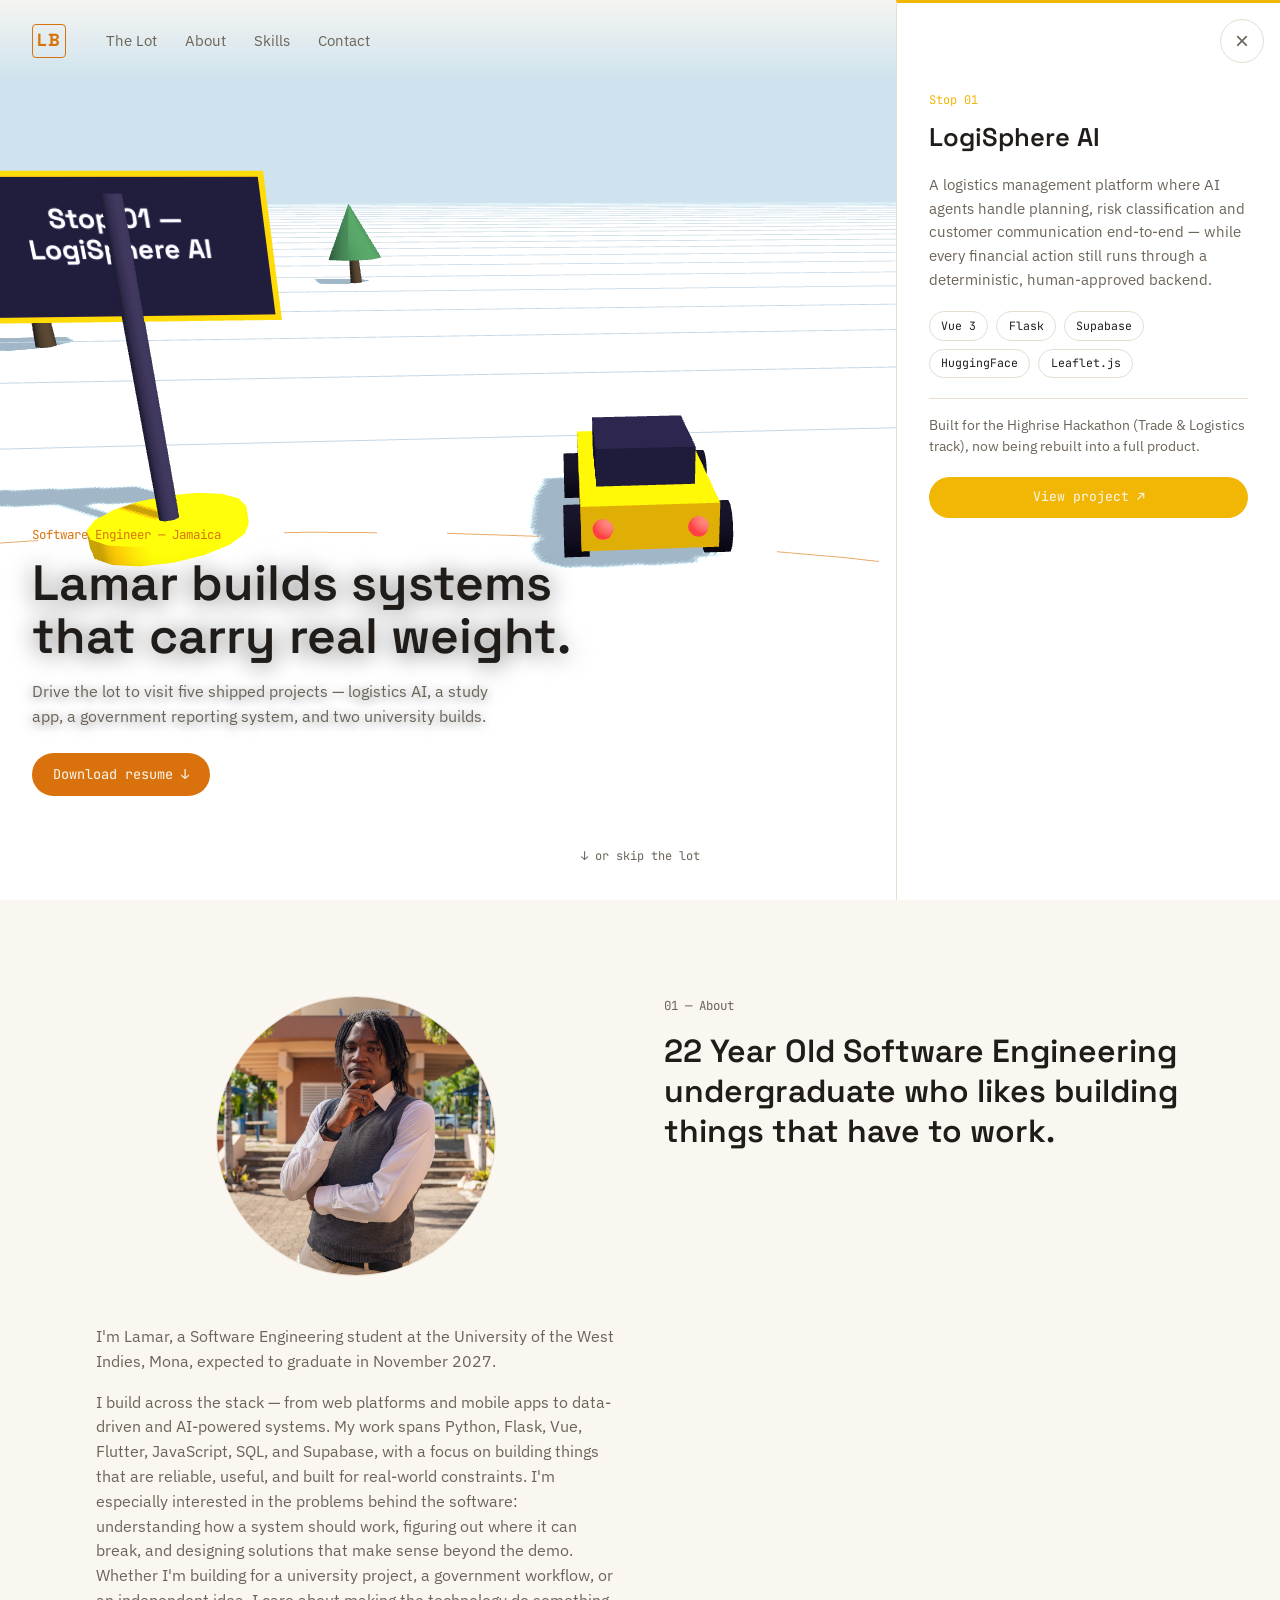
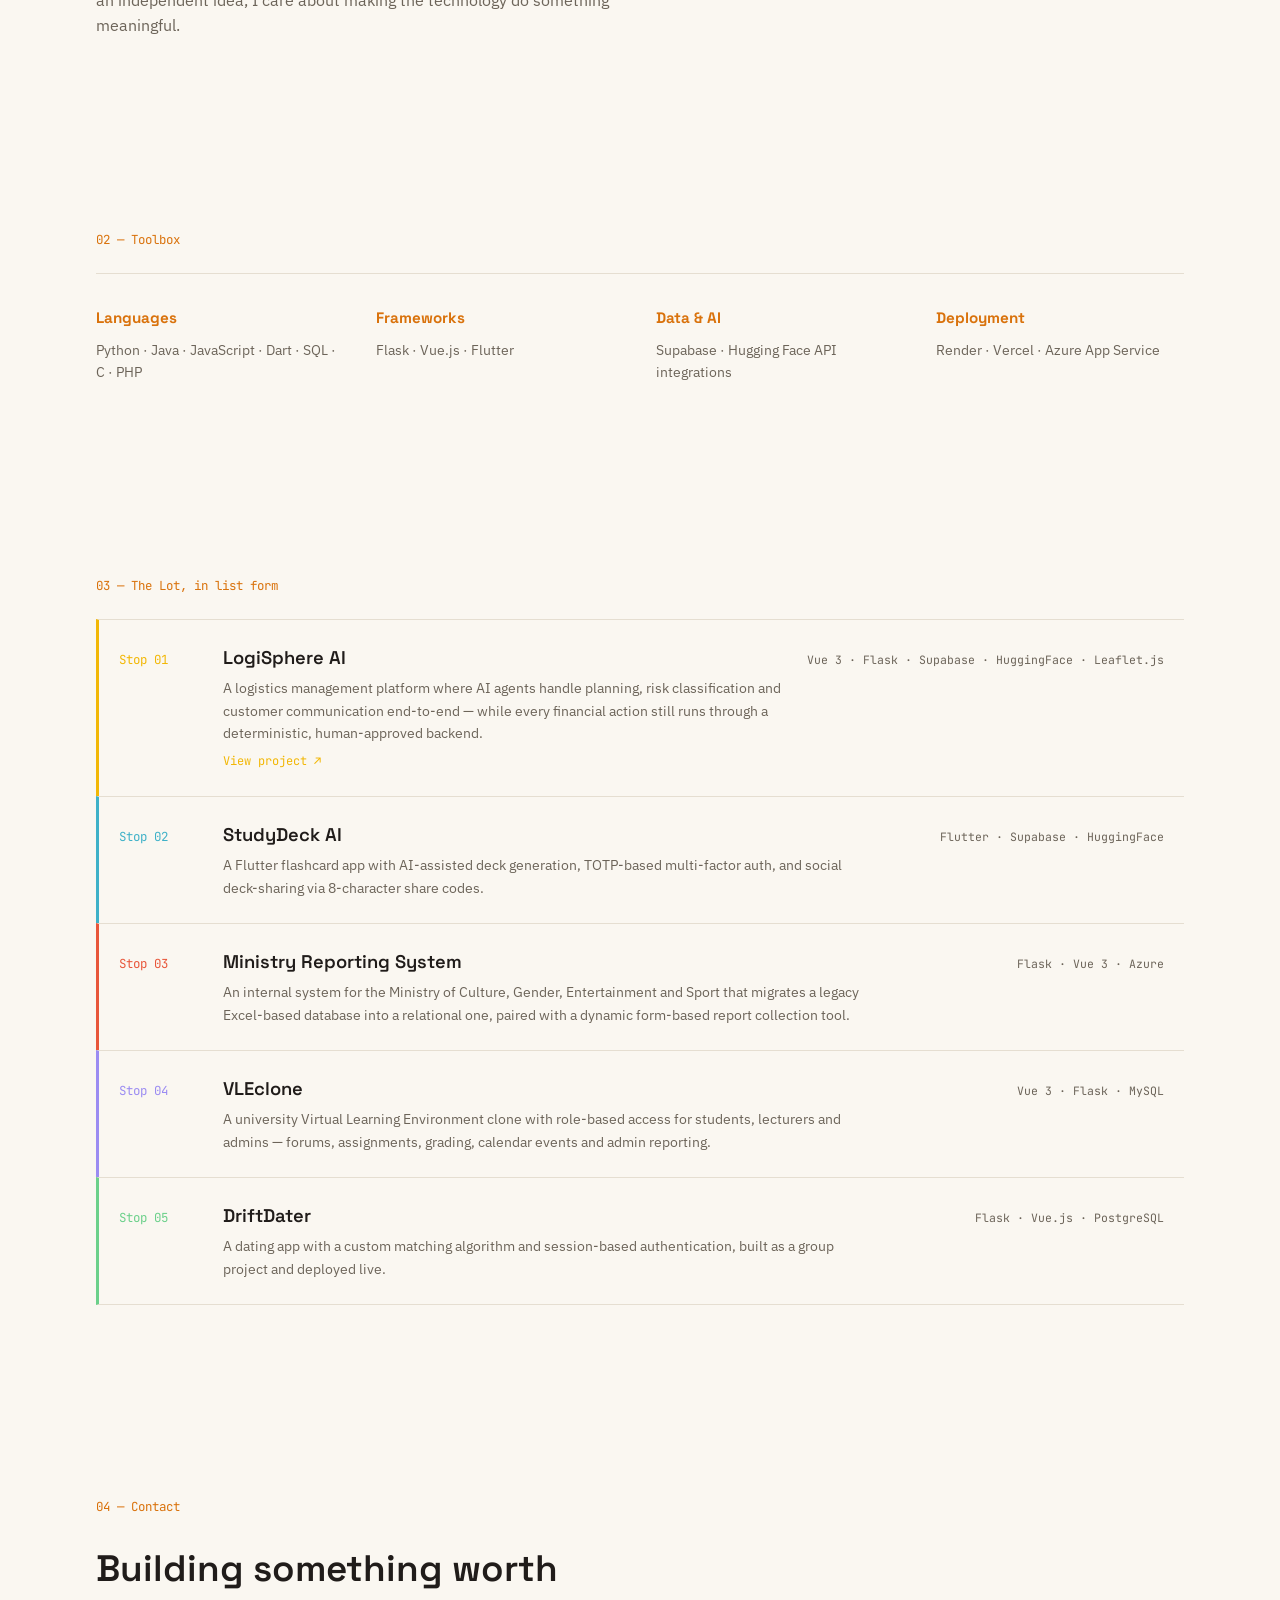
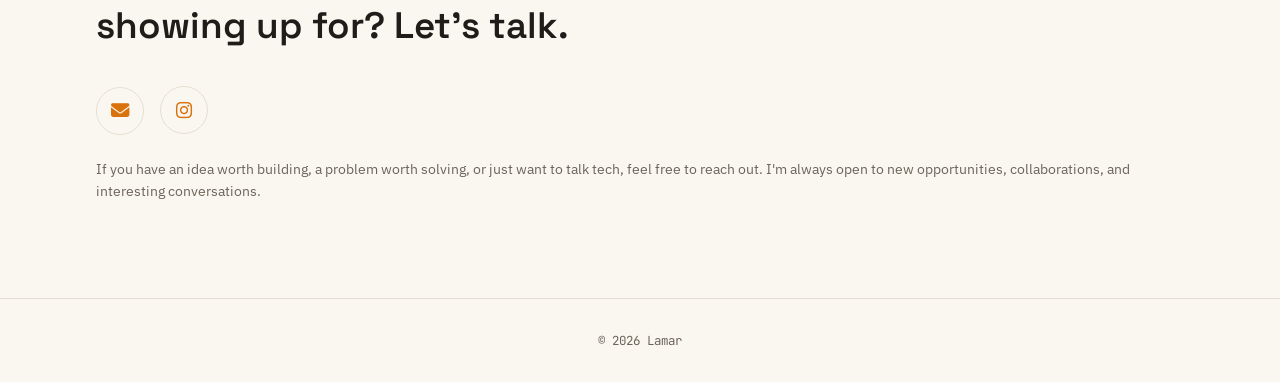
<file: index.html>
<!DOCTYPE html>
<html lang="en">

<head>
  <meta charset="UTF-8" />
  <meta name="viewport" content="width=device-width, initial-scale=1.0" />

  

  <title>Lamar — Software Engineer</title>

  <link rel="icon" type="image/svg+xml" href="assets/favicon.svg">

  <!-- Fonts -->
  <link rel="preconnect" href="https://fonts.googleapis.com">
  <link rel="preconnect" href="https://fonts.gstatic.com" crossorigin>

  <link
    href="https://fonts.googleapis.com/css2?family=Space+Grotesk:wght@400;500;600;700&family=IBM+Plex+Sans:wght@400;500&family=JetBrains+Mono:wght@400;500&display=swap"
    rel="stylesheet"
  >

  <!-- Font Awesome -->
  <link
    rel="stylesheet"
    href="https://cdnjs.cloudflare.com/ajax/libs/font-awesome/6.5.2/css/all.min.css"
  >

  <!-- Main CSS -->
  <link rel="stylesheet" href="style.css" />

  <!-- Set theme before first paint -->
  <script>
    (function () {
      try {
        var saved = localStorage.getItem("lb-theme");

        var theme =
          saved ||
          (
            window.matchMedia("(prefers-color-scheme: light)").matches
              ? "light"
              : "dark"
          );

        document.documentElement.setAttribute("data-theme", theme);
      } catch (e) {
        document.documentElement.setAttribute("data-theme", "dark");
      }
    })();
  </script>
</head>

<body>

  <!-- ============ NAV ============ -->
  <header class="topbar">

    <span class="topbar__mark">LB</span>

    <nav class="topbar__nav">
      <a href="#lot">The Lot</a>
      <a href="#about">About</a>
      <a href="#skills">Skills</a>
      <a href="#contact">Contact</a>
    </nav>

    <div class="topbar__right">

      <a
        class="topbar__resume"
        href="LamarShaw.pdf"
        target="_blank"
        rel="noopener noreferrer"
      >
        Resume
      </a>

      <button
        class="theme-toggle"
        id="themeToggle"
        aria-label="Toggle day/night mode"
        title="Toggle day/night mode"
      >

        <svg
          id="iconSun"
          viewBox="0 0 24 24"
          width="18"
          height="18"
        >
          <circle
            cx="12"
            cy="12"
            r="4.5"
            fill="currentColor"
          />

          <g
            stroke="currentColor"
            stroke-width="1.6"
            stroke-linecap="round"
          >
            <line x1="12" y1="1.5" x2="12" y2="4.5" />
            <line x1="12" y1="19.5" x2="12" y2="22.5" />
            <line x1="1.5" y1="12" x2="4.5" y2="12" />
            <line x1="19.5" y1="12" x2="22.5" y2="12" />
            <line x1="4.4" y1="4.4" x2="6.5" y2="6.5" />
            <line x1="17.5" y1="17.5" x2="19.6" y2="19.6" />
            <line x1="4.4" y1="19.6" x2="6.5" y2="17.5" />
            <line x1="17.5" y1="6.5" x2="19.6" y2="4.4" />
          </g>
        </svg>

        <svg
          id="iconMoon"
          viewBox="0 0 24 24"
          width="18"
          height="18"
        >
          <path
            fill="currentColor"
            d="M20.5 14.7A8.5 8.5 0 1 1 9.3 3.5a7 7 0 0 0 11.2 11.2Z"
          />
        </svg>

      </button>

      <a class="topbar__cta" href="#contact">
        Get in touch
      </a>

    </div>
  </header>


  <!-- ============ HERO / 3D SCENE ============ -->
  <section id="lot" class="lot">

    <canvas id="scene"></canvas>

    <div class="lot__intro">

      <p class="lot__eyebrow">
        Software Engineer — Jamaica
      </p>

      <h1 class="lot__title">
        Lamar builds systems<br>
        that carry real weight.
      </h1>

      <p class="lot__sub">
        Drive the lot to visit five shipped projects — logistics AI,
        a study app, a government reporting system, and two university builds.
      </p>

      <div class="lot__actions">

        <a
          class="lot__resume-btn"
          href="LamarShaw.pdf"
          target="_blank"
          rel="noopener noreferrer"
        >
          Download resume ↓
        </a>

      </div>
    </div>


    <!-- HUD -->
    <div class="hud" id="hud">

      <div class="hud__controls">

        <div class="hud__keys">
          <span class="key">W</span>
          <span class="key">A</span>
          <span class="key">S</span>
          <span class="key">D</span>
        </div>

        <p class="hud__label">
          drive · get close to a sign
        </p>

      </div>


      <!-- Mobile controls -->
      <div class="hud__mobile" id="hudMobile">

        <button class="pad" id="padUp">▲</button>

        <div class="pad__row">

          <button class="pad" id="padLeft">◀</button>

          <button class="pad" id="padDown">▼</button>

          <button class="pad" id="padRight">▶</button>

        </div>

      </div>

    </div>


    <button
      class="scrollhint"
      id="scrollHint"
      aria-label="Scroll to content"
    >
      ↓ or skip the lot
    </button>

  </section>


  <!-- ============ PROJECT PANEL ============ -->
  <aside
    class="panel"
    id="panel"
    aria-live="polite"
  >

    <button
      type="button"
      class="panel__close"
      id="panelClose"
      aria-label="Close project panel"
    >
      ×
    </button>

    <p class="panel__stop" id="panelStop"></p>

    <h3 class="panel__name" id="panelName"></h3>

    <p class="panel__desc" id="panelDesc"></p>

    <ul
      class="panel__stack"
      id="panelStack"
    ></ul>

    <p
      class="panel__note"
      id="panelNote"
    ></p>

    <a
      class="panel__link"
      id="panelLink"
      href="#"
      target="_blank"
      rel="noopener noreferrer"
    >
      View project ↗
    </a>

  </aside>


  <!-- ============ ABOUT ============ -->
  <section id="about" class="about">

    <div class="about__grid">

      <div class="about__photo">
      <img src="assets/profile.jpg" alt="Lamar Shaw">
    </div>


      <div class="about__col">

        <p class="section-eyebrow">
          01 — About
        </p>

        <h2>
          22 Year Old Software Engineering undergraduate who likes building things that have to work.                                                                                                                                                                                                                                                                                                                            
        </h2>

      </div>


      <div class="about__col">

        <p>
          I'm Lamar, a Software Engineering student at the University of
          the West Indies, Mona, expected to graduate in November 2027.
        </p>

        <p>
          I build across the stack — from web platforms and mobile apps to data-driven and AI-powered systems. My work spans Python, Flask, Vue, Flutter, JavaScript, SQL, and Supabase, with a focus on building things that are reliable, useful, and built for real-world constraints.
          I'm especially interested in the problems behind the software: understanding how a system should work, figuring out where it can break, and designing solutions that make sense beyond the demo. Whether I'm building for a university project, a government workflow, or an independent idea, I care about making the technology do something meaningful.
        </p>

      </div>

    </div>

  </section>


  <!-- ============ SKILLS ============ -->
  <section id="skills" class="skills">

    <p class="section-eyebrow">
      02 — Toolbox
    </p>

    <div class="skills__grid">

      <div class="skills__group">

        <h4>Languages</h4>

        <p>
          Python · Java · JavaScript · Dart · SQL · C · PHP
        </p>

      </div>


      <div class="skills__group">

        <h4>Frameworks</h4>

        <p>
          Flask · Vue.js · Flutter
        </p>

      </div>


      <div class="skills__group">

        <h4>Data &amp; AI</h4>

        <p>
          Supabase · Hugging Face API integrations
        </p>

      </div>


      <div class="skills__group">

        <h4>Deployment</h4>

        <p>
          Render · Vercel · Azure App Service
        </p>

      </div>

    </div>

  </section>


  <!-- ============ PROJECTS ============ -->
  <section id="projects" class="projects">

    <p class="section-eyebrow">
      03 — The Lot, in list form
    </p>

    <div
      class="projects__list"
      id="projectsList"
    ></div>

  </section>


  <!-- ============ CONTACT ============ -->
  <section id="contact" class="contact">

    <p class="section-eyebrow">
      04 — Contact
    </p>

    <h2>
      Building something worth showing up for? Let's talk.
    </h2>

  <a
  class="contact__email"
  href="mailto:lamarshaw18@gmail.com"
  aria-label="Send me an email"
  title="Send me an email"
>
  <i class="fas fa-envelope"></i>
</a>


    <a
  class="contact__instagram"
  href="https://www.instagram.com/lamo_orrr"
  target="_blank"
  rel="noopener noreferrer"
  aria-label="Instagram"
  title="Instagram"
>
  <i class="fab fa-instagram"></i>
</a>


    <p class="contact__note">

      If you have an idea worth building, a problem worth solving, or just want to talk tech, feel free to reach out. I'm always open to new opportunities, collaborations, and interesting conversations.

    </p>

  </section>


  <!-- ============ FOOTER ============ -->
  <footer class="footer">

    <span>
      © 2026 Lamar
    </span>

  </footer>


  <!-- ============ JAVASCRIPT ============ -->
  <script src="Vendor/three.min.js"></script>
  <script src="projects.js"></script>
  <script src="main.js"></script>

</body>

</html>
</file>
<file: style.css>
:root {
  /* shared, theme-independent */
  --font-display: 'Space Grotesk', sans-serif;
  --font-body: 'IBM Plex Sans', sans-serif;
  --font-mono: 'JetBrains Mono', monospace;

  /* project accent palette — used by both the 3D signs and the UI */
  --c-amber: #f2b705;
  --c-teal: #3eb1c8;
  --c-coral: #e8563a;
  --c-violet: #9b8cf2;
  --c-green: #6bd08a;
}

/* ============ THEME: dark / night (default) ============ */
:root,
[data-theme="dark"] {
  --bg: #121022;
  --bg-raised: #1b1732;
  --asphalt: #0c0a18;
  --line: #302a52;
  --text: #ece9f7;
  --muted: #a79bd4;
  --accent: #b48cf5;
  --accent-dim: #8663d1;
  --accent-soft: rgba(180, 140, 245, 0.12);
}

/* ============ THEME: light / day ============ */
[data-theme="light"] {
  --bg: #faf7f1;
  --bg-raised: #ffffff;
  --asphalt: #cfe3ee;
  --line: #e5ded1;
  --text: #201c1a;
  --muted: #6c6459;
  --accent: #d9720c;
  --accent-dim: #b35c07;
  --accent-soft: rgba(217, 114, 12, 0.1);
}

* { box-sizing: border-box; margin: 0; padding: 0; }

html { scroll-behavior: smooth; }

body {
  background: var(--bg);
  color: var(--text);
  font-family: var(--font-body);
  line-height: 1.55;
  -webkit-font-smoothing: antialiased;
  transition: background 0.3s ease, color 0.3s ease;
  position: relative;
  overflow-x: hidden;
}

/* soft, low-opacity color blobs behind the page content — vibrancy without noise */
body::before {
  content: "";
  position: fixed;
  inset: 0;
  z-index: -1;
  pointer-events: none;
  opacity: 0.16;
  background:
    radial-gradient(38rem 30rem at 8% 15%, var(--c-violet), transparent 60%),
    radial-gradient(34rem 28rem at 92% 30%, var(--c-teal), transparent 60%),
    radial-gradient(40rem 32rem at 15% 85%, var(--c-coral), transparent 60%),
    radial-gradient(30rem 26rem at 85% 92%, var(--c-amber), transparent 60%);
}
[data-theme="light"] body::before { opacity: 0.09; }

a { color: inherit; }

::selection { background: var(--accent); color: var(--bg); }

@media (prefers-reduced-motion: reduce) {
  html { scroll-behavior: auto; }
  * { animation-duration: 0.01ms !important; transition-duration: 0.01ms !important; }
}

/* ============ TOPBAR ============ */
.topbar {
  position: fixed;
  top: 0; left: 0; right: 0;
  z-index: 50;
  display: flex;
  align-items: center;
  gap: 2rem;
  padding: 1.25rem 2rem;
  background: linear-gradient(to bottom, rgba(12,10,24,0.75), transparent);
}
[data-theme="light"] .topbar { background: linear-gradient(to bottom, rgba(250,247,241,0.85), transparent); }

.topbar__mark {
  font-family: var(--font-display);
  font-weight: 700;
  font-size: 1.1rem;
  letter-spacing: 0.02em;
  border: 1px solid var(--accent);
  color: var(--accent);
  width: 2.1rem; height: 2.1rem;
  display: grid; place-items: center;
  border-radius: 4px;
}
.topbar__nav { display: flex; gap: 1.75rem; margin-left: 0.5rem; }
.topbar__nav a {
  font-size: 0.92rem;
  text-decoration: none;
  color: var(--muted);
  transition: color 0.15s ease;
}
.topbar__nav a:hover { color: var(--text); }

.topbar__right { margin-left: auto; display: flex; align-items: center; gap: 0.9rem; }
.topbar__resume {
  font-size: 0.9rem;
  text-decoration: none;
  color: var(--muted);
  transition: color 0.15s ease;
}
.topbar__resume:hover { color: var(--accent); }

.theme-toggle {
  width: 2.2rem; height: 2.2rem;
  display: grid; place-items: center;
  border: 1px solid var(--line);
  border-radius: 100px;
  background: var(--bg-raised);
  color: var(--accent);
  cursor: pointer;
  transition: border-color 0.15s ease;
}
.theme-toggle:hover { border-color: var(--accent); }
#iconMoon, #iconSun { display: none; }
[data-theme="dark"] #iconMoon { display: block; }
[data-theme="light"] #iconSun { display: block; }

.topbar__cta {
  text-decoration: none;
  font-size: 0.9rem;
  padding: 0.55rem 1.1rem;
  border: 1px solid var(--line);
  border-radius: 100px;
  color: var(--text);
  transition: border-color 0.15s ease, background 0.15s ease;
  white-space: nowrap;
}
.topbar__cta:hover { border-color: var(--accent); background: var(--accent-soft); }

@media (max-width: 720px) {
  .topbar__nav { display: none; }
  .topbar__resume { display: none; }
}

/* ============ LOT / HERO ============ */
.lot {
  position: relative;
  height: 100svh;
  width: 100%;
  overflow: hidden;
  background: var(--asphalt);
  transition: background 0.3s ease;
}
#scene {
  position: absolute;
  inset: 0;
  display: block;
  width: 100%;
  height: 100%;
}

.lot__intro {
  position: absolute;
  left: 2rem;
  bottom: 6.5rem;
  max-width: 34rem;
  z-index: 10;
}
.lot__eyebrow {
  font-family: var(--font-mono);
  font-size: 0.78rem;
  color: var(--accent);
  margin-bottom: 0.75rem;
  pointer-events: none;
}
.lot__title {
  font-family: var(--font-display);
  font-weight: 600;
  font-size: clamp(1.9rem, 4.2vw, 3.1rem);
  line-height: 1.08;
  text-shadow: 0 2px 24px rgba(0,0,0,0.6);
  pointer-events: none;
}
.lot__sub {
  margin-top: 1rem;
  font-size: 1rem;
  color: var(--muted);
  max-width: 30rem;
  text-shadow: 0 2px 12px rgba(0,0,0,0.6);
  pointer-events: none;
}
.lot__actions { margin-top: 1.5rem; }
.lot__resume-btn {
  display: inline-block;
  text-decoration: none;
  font-family: var(--font-mono);
  font-size: 0.85rem;
  color: var(--bg);
  background: var(--accent);
  padding: 0.7rem 1.3rem;
  border-radius: 100px;
  transition: transform 0.15s ease, background 0.15s ease;
}
.lot__resume-btn:hover { background: var(--accent-dim); transform: translateY(-1px); }

@media (max-width: 720px) {
  .lot__intro {
    left: 1.25rem;
    right: 1.25rem;
    bottom: 13.5rem;
    max-width: none;
  }
}

/* ============ HUD ============ */
.hud {
  position: absolute;
  right: 2rem;
  bottom: 2rem;
  z-index: 10;
  display: flex;
  flex-direction: column;
  align-items: flex-end;
  gap: 0.5rem;
}
.hud__controls { display: flex; flex-direction: column; align-items: flex-end; gap: 0.4rem; }
.hud__keys { display: flex; gap: 0.3rem; }
.key {
  font-family: var(--font-mono);
  font-size: 0.75rem;
  color: var(--text);
  background: rgba(27,23,50,0.85);
  border: 1px solid var(--line);
  border-radius: 4px;
  width: 1.7rem; height: 1.7rem;
  display: grid; place-items: center;
}
[data-theme="light"] .key { background: rgba(255,255,255,0.85); }
.hud__label {
  font-family: var(--font-mono);
  font-size: 0.7rem;
  color: var(--muted);
}
.hud__mobile { display: none; margin-top: 0.5rem; }
.pad {
  font-family: var(--font-mono);
  width: 2.6rem; height: 2.6rem;
  background: rgba(27,23,50,0.85);
  border: 1px solid var(--line);
  color: var(--text);
  border-radius: 6px;
}
[data-theme="light"] .pad { background: rgba(255,255,255,0.85); }
.pad__row { display: flex; gap: 0.4rem; margin-top: 0.4rem; }

@media (max-width: 720px) {
  .hud__controls { display: none; }
  .hud__mobile { display: block; }
  .hud { right: 1.25rem; bottom: 1.25rem; }
}

.scrollhint {
  position: absolute;
  left: 50%;
  bottom: 1.75rem;
  transform: translateX(-50%);
  z-index: 10;
  background: none;
  border: none;
  color: var(--muted);
  font-family: var(--font-mono);
  font-size: 0.75rem;
  cursor: pointer;
  padding: 0.5rem 0.75rem;
}
.scrollhint:hover { color: var(--text); }

@media (max-width: 720px) {
  .scrollhint {
    left: 1.25rem;
    bottom: 6.5rem;
    transform: none;
  }
}

.lot__fallback {
  position: absolute;
  inset: 0;
  z-index: 5;
  display: flex;
  align-items: center;
  justify-content: center;
  text-align: center;
  padding: 2rem;
  max-width: 28rem;
  margin: 0 auto;
  color: var(--muted);
  font-family: var(--font-mono);
  font-size: 0.95rem;
}

/* ============ PROJECT PANEL ============ */
.panel {
  position: fixed;
  top: 0; right: 0;
  height: 100svh;
  width: min(24rem, 88vw);
  background: var(--bg-raised);
  border-left: 1px solid var(--line);
  border-top: 3px solid var(--panel-accent, var(--accent));
  padding: 5.5rem 2rem 2rem;
  /* Keep the panel and its close control above the fixed navigation. */
  z-index: 60;
  transform: translateX(100%);
  transition: transform 0.35s cubic-bezier(0.22, 1, 0.36, 1), border-color 0.2s ease;
  overflow-y: auto;
  touch-action: pan-y;
}
.panel.is-open { transform: translateX(0); }
.panel__close {
  position: absolute;
  top: 1rem; right: 1rem;
  width: 2.75rem; height: 2.75rem;
  display: grid; place-items: center;
  background: var(--bg-raised); border: 1px solid var(--line);
  border-radius: 100px;
  color: var(--muted);
  font-size: 1.5rem;
  cursor: pointer;
  line-height: 1;
  touch-action: manipulation;
}
.panel__close:hover,
.panel__close:focus-visible { color: var(--text); border-color: var(--panel-accent, var(--accent)); }
.panel__stop {
  font-family: var(--font-mono);
  font-size: 0.75rem;
  color: var(--panel-accent, var(--accent));
  margin-bottom: 0.5rem;
  transition: color 0.2s ease;
}
.panel__name {
  font-family: var(--font-display);
  font-size: 1.6rem;
  font-weight: 600;
  margin-bottom: 1rem;
}
.panel__desc { color: var(--muted); font-size: 0.95rem; margin-bottom: 1.25rem; }
.panel__stack {
  list-style: none;
  display: flex;
  flex-wrap: wrap;
  gap: 0.5rem;
  margin-bottom: 1.25rem;
}
.panel__stack li {
  font-family: var(--font-mono);
  font-size: 0.72rem;
  border: 1px solid var(--line);
  border-radius: 100px;
  padding: 0.3rem 0.7rem;
  color: var(--text);
}
.panel__note { font-size: 0.85rem; color: var(--muted); border-top: 1px solid var(--line); padding-top: 1rem; }
.panel__link {
  display: none; /* shown via JS only when a project has a real link */
  margin-top: 1.25rem;
  text-decoration: none;
  font-family: var(--font-mono);
  font-size: 0.82rem;
  color: var(--bg);
  background: var(--panel-accent, var(--accent));
  padding: 0.65rem 1.1rem;
  border-radius: 100px;
  text-align: center;
  transition: opacity 0.15s ease;
}
.panel__link:hover { opacity: 0.85; }
.panel__link.is-visible { display: block; }

/* ============ SHARED SECTION STYLES ============ */
section:not(.lot) {
  padding: 6rem 2rem;
  max-width: 72rem;
  margin: 0 auto;
}
.section-eyebrow {
  font-family: var(--font-mono);
  font-size: 0.78rem;
  color: var(--accent);
  margin-bottom: 1.5rem;
}

/* ============ ABOUT ============ */
.about__grid {
  display: grid;
  grid-template-columns: 1fr 1fr;
  gap: 3rem;
}
.about__col h2 {
  font-family: var(--font-display);
  font-weight: 600;
  font-size: clamp(1.5rem, 2.6vw, 2rem);
  line-height: 1.25;
}
.about__col p { color: var(--muted); margin-bottom: 1rem; max-width: 34rem; }
.about__col p:last-child { margin-bottom: 0; }

@media (max-width: 800px) {
  .about__grid { grid-template-columns: 1fr; gap: 1.5rem; }
}
.about__photo {
  display: flex;
  align-items: center;
  justify-content: center;
}

.about__photo img {
  width: 280px;
  height: 280px;
  object-fit: cover;
  border-radius: 50%;
  border: 1px solid var(--line);
  transition: 0.3s ease;
}

.about__photo img:hover {
  filter: grayscale(0%);
  transform: scale(1.03);
}

@media (max-width: 720px) {
  .about__photo img {
    width: 220px;
    height: 220px;
  }
}

/* ============ SKILLS ============ */
.skills__grid {
  display: grid;
  grid-template-columns: repeat(4, 1fr);
  gap: 2rem;
  border-top: 1px solid var(--line);
  padding-top: 2rem;
}
.skills__group h4 {
  font-family: var(--font-display);
  font-size: 0.95rem;
  margin-bottom: 0.6rem;
  color: var(--accent);
}
.skills__group p { color: var(--muted); font-size: 0.9rem; }

@media (max-width: 800px) {
  .skills__grid { grid-template-columns: 1fr 1fr; }
}

/* ============ PROJECTS LIST (fallback) ============ */
.projects__list { display: flex; flex-direction: column; }
.project-row {
  display: grid;
  grid-template-columns: 5rem 1fr auto;
  gap: 1.5rem;
  align-items: baseline;
  padding: 1.5rem 1.25rem;
  border-top: 1px solid var(--line);
  border-left: 3px solid var(--row-accent, var(--accent));
  transition: background 0.15s ease;
}
.project-row:hover { background: var(--accent-soft); }
.projects__list .project-row:last-child { border-bottom: 1px solid var(--line); }
.project-row__stop { font-family: var(--font-mono); font-size: 0.78rem; color: var(--row-accent, var(--accent)); }
.project-row__name { font-family: var(--font-display); font-size: 1.15rem; font-weight: 600; margin-bottom: 0.3rem; }
.project-row__desc { color: var(--muted); font-size: 0.9rem; max-width: 40rem; }
.project-row__stack { font-family: var(--font-mono); font-size: 0.72rem; color: var(--muted); text-align: right; white-space: nowrap; }
.project-row__link {
  font-family: var(--font-mono);
  font-size: 0.75rem;
  color: var(--row-accent, var(--accent));
  text-decoration: none;
  margin-top: 0.5rem;
  display: inline-block;
}
.project-row__link:hover { text-decoration: underline; }

@media (max-width: 720px) {
  .project-row { grid-template-columns: 1fr; gap: 0.4rem; }
  .project-row__stack { text-align: left; }
}

/* ============ CONTACT ============ */
.contact h2 {
  font-family: var(--font-display);
  font-weight: 600;
  font-size: clamp(1.6rem, 3vw, 2.3rem);
  max-width: 36rem;
  margin: 1rem 0 2rem;
}

.contact__email,
.contact__instagram {
  width: 3rem;
  height: 3rem;
  display: inline-grid;
  place-items: center;

  color: var(--accent);
  text-decoration: none;

  border: 1px solid var(--line);
  border-radius: 50%;

  margin-right: 0.75rem;

  transition:
    color 0.2s ease,
    border-color 0.2s ease,
    background 0.2s ease,
    transform 0.2s ease;
}

.contact__email i,
.contact__instagram i {
  font-size: 1.15rem;
}

.contact__email:hover,
.contact__instagram:hover {
  color: var(--bg);
  background: var(--accent);
  border-color: var(--accent);
  transform: translateY(-2px);
}

.contact__note {
  margin-top: 1.5rem;
  color: var(--muted);
  font-size: 0.85rem;
}

/* Mobile */
@media (max-width: 720px) {
  .contact__email,
  .contact__instagram {
    width: 3.2rem;
    height: 3.2rem;
  }

  .contact__email i,
  .contact__instagram i {
    font-size: 1.2rem;
  }
}

/* ============ FOOTER ============ */
.footer {
  padding: 2rem;
  text-align: center;
  color: var(--muted);
  font-family: var(--font-mono);
  font-size: 0.78rem;
  border-top: 1px solid var(--line);
}
</file>
